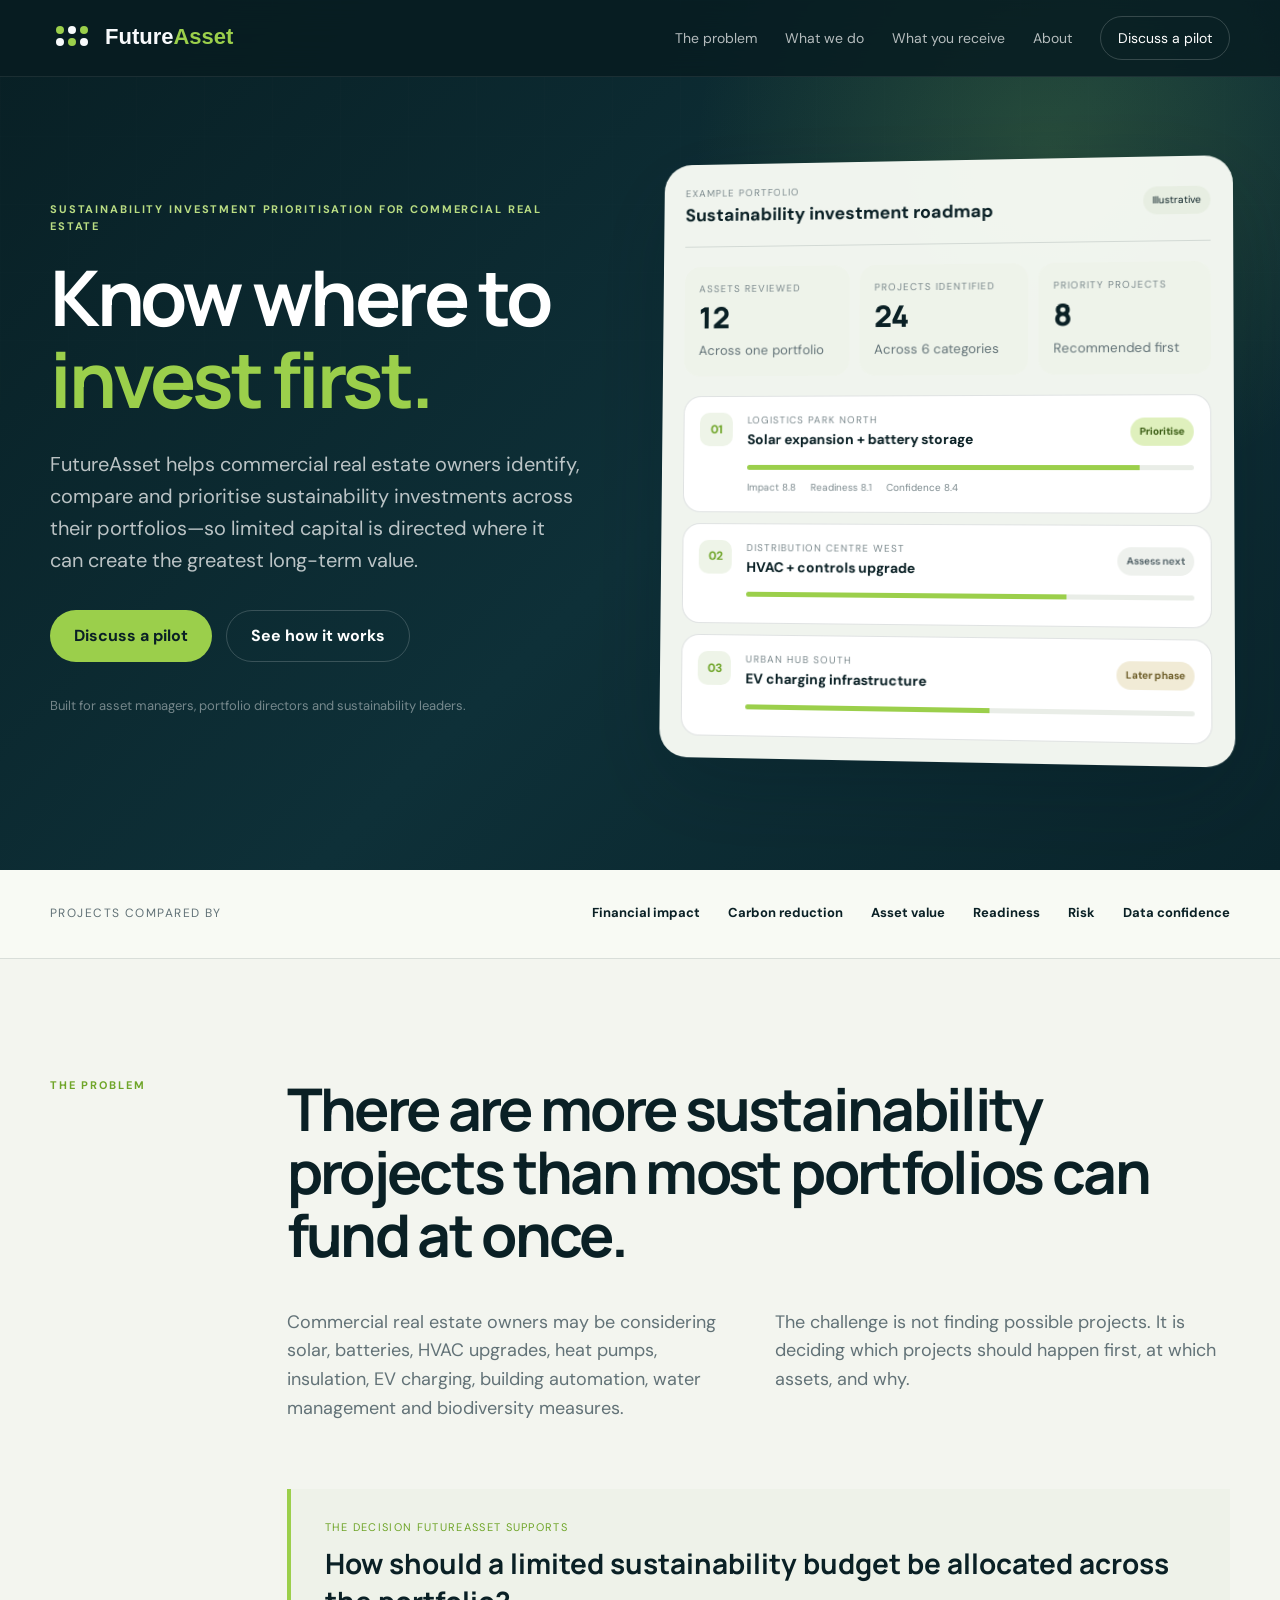
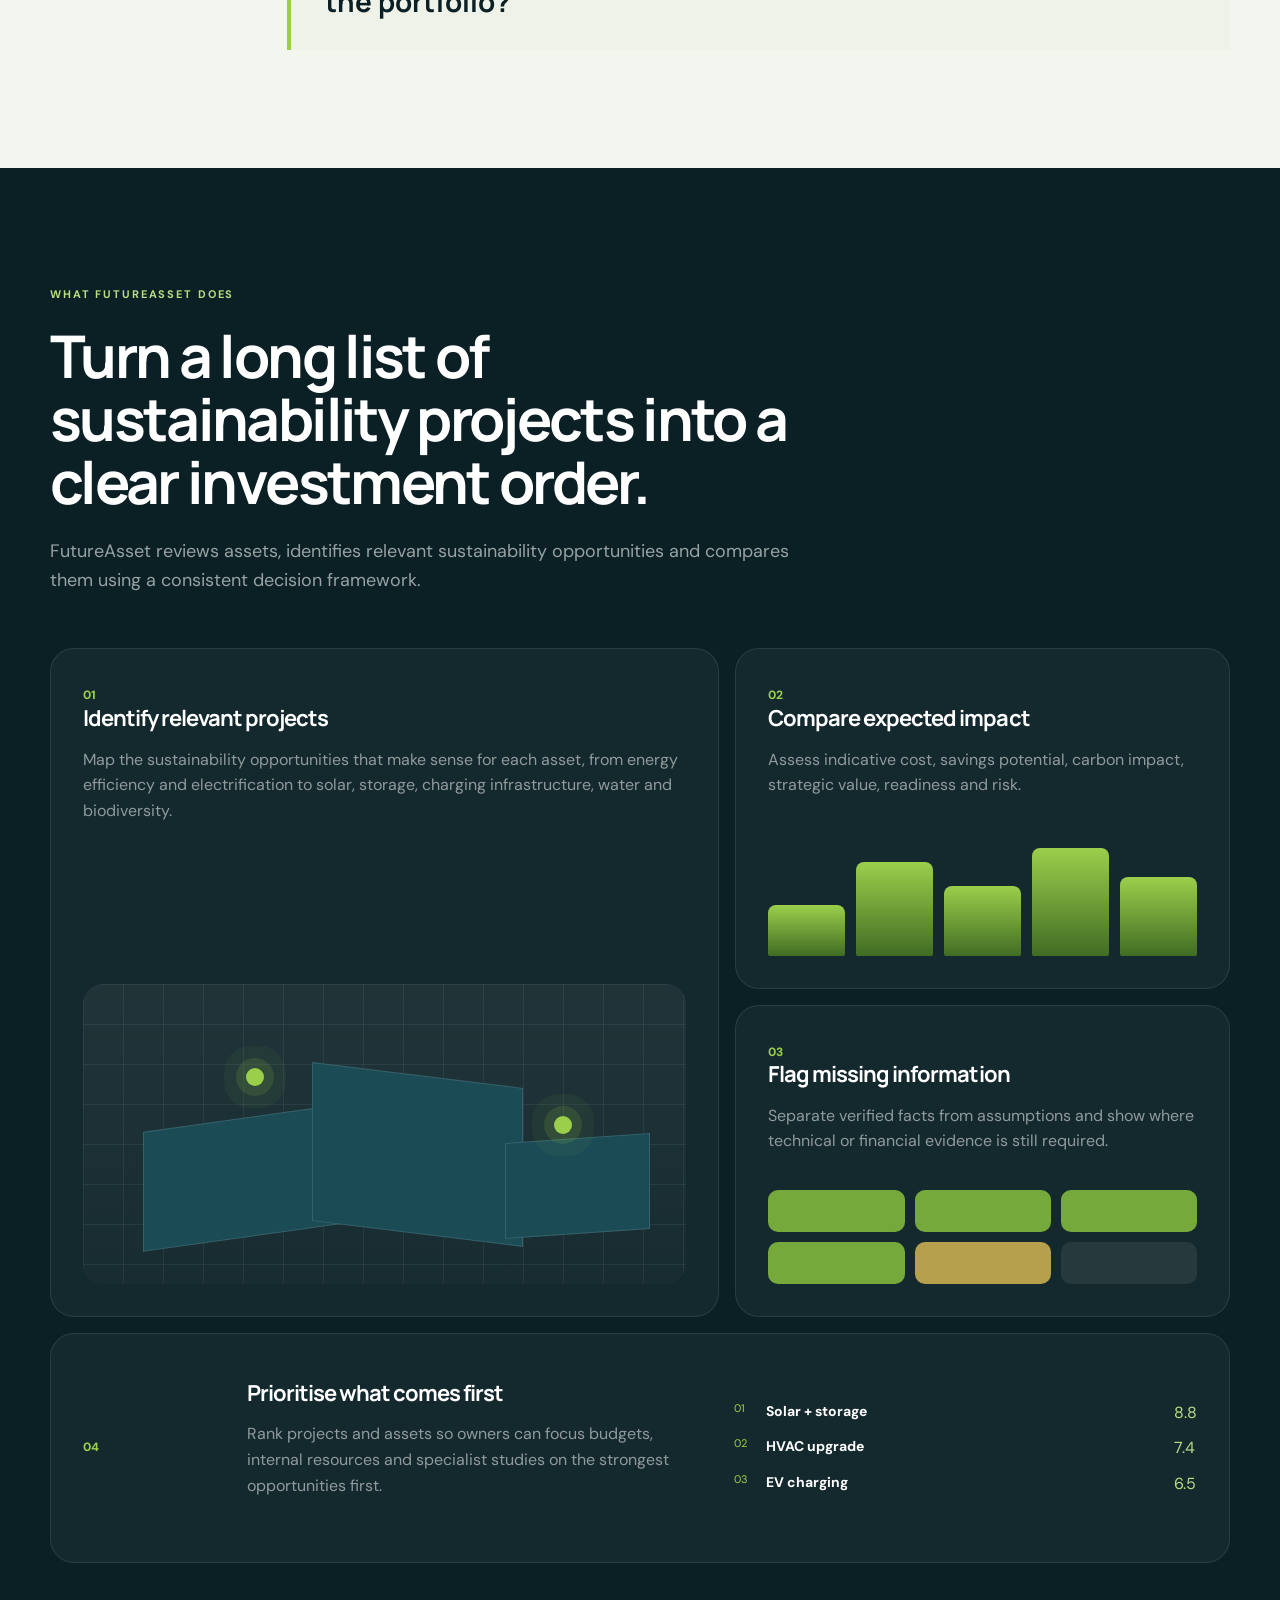
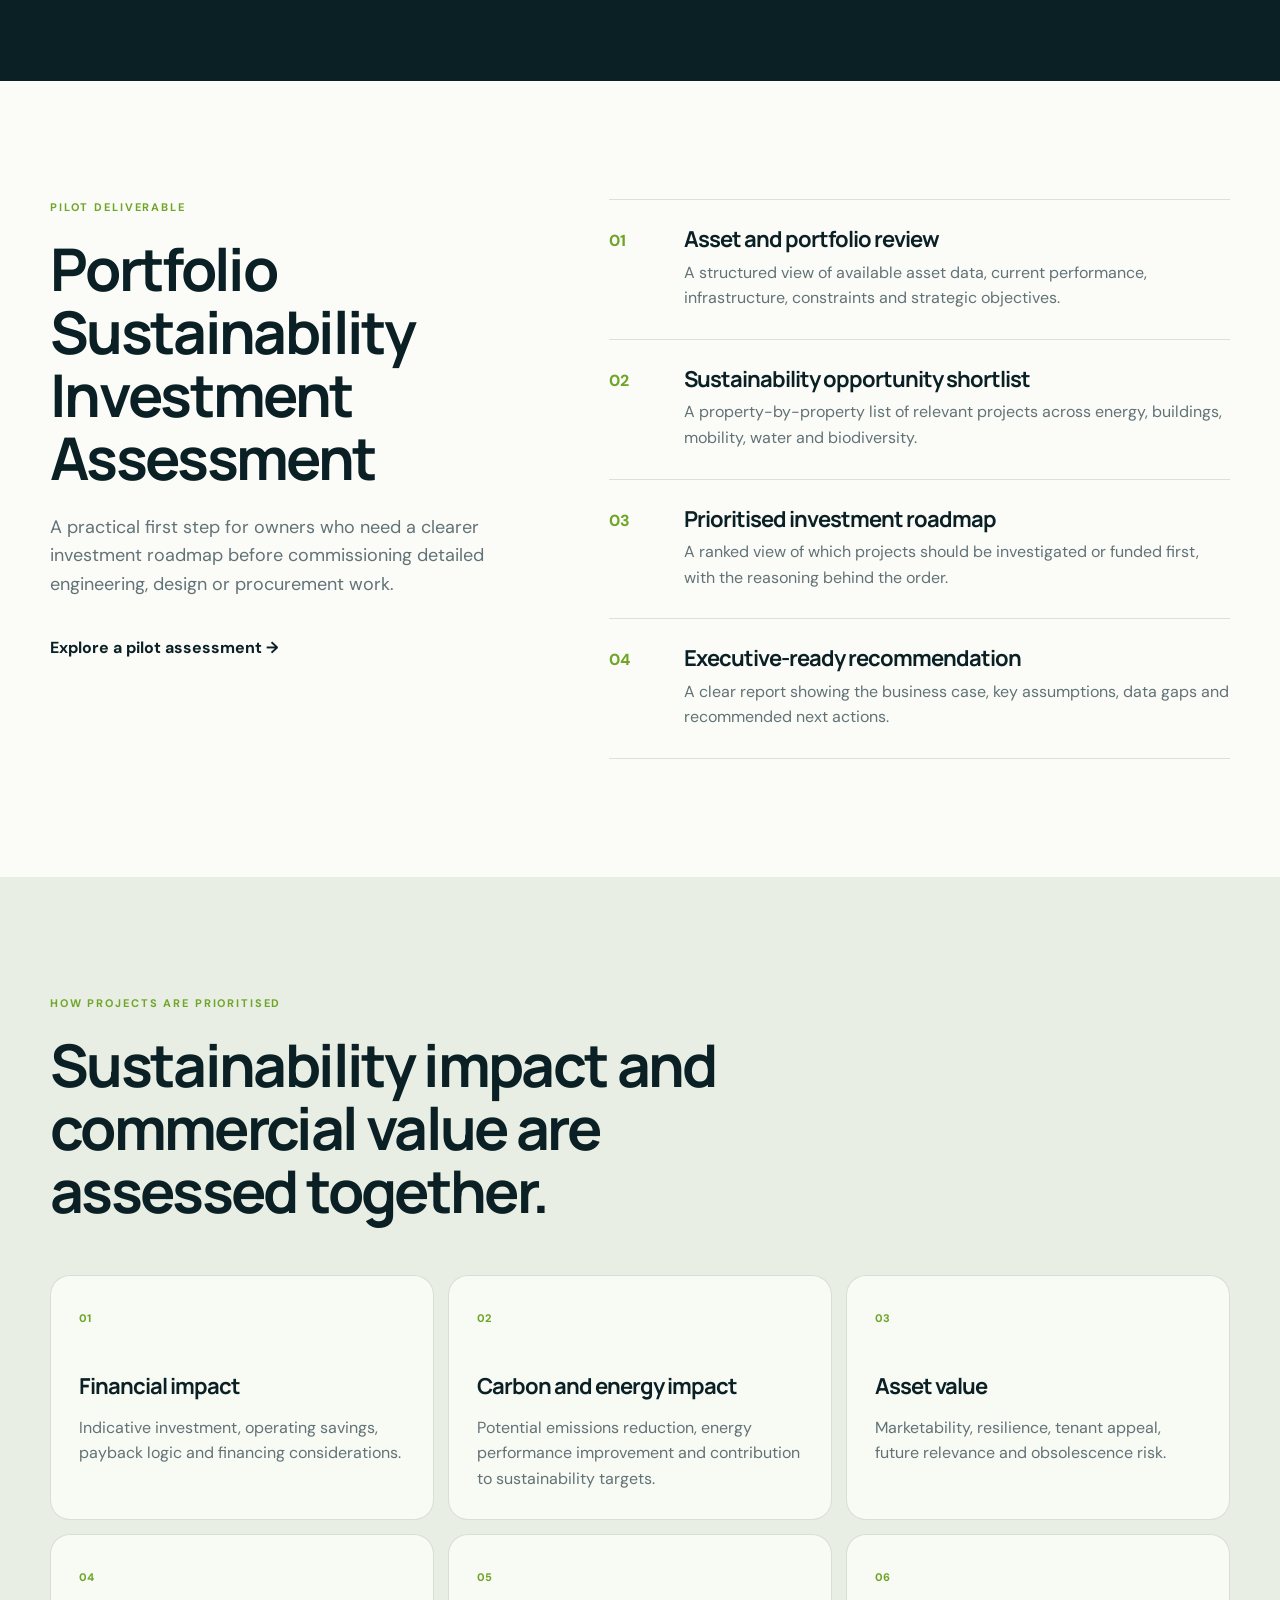
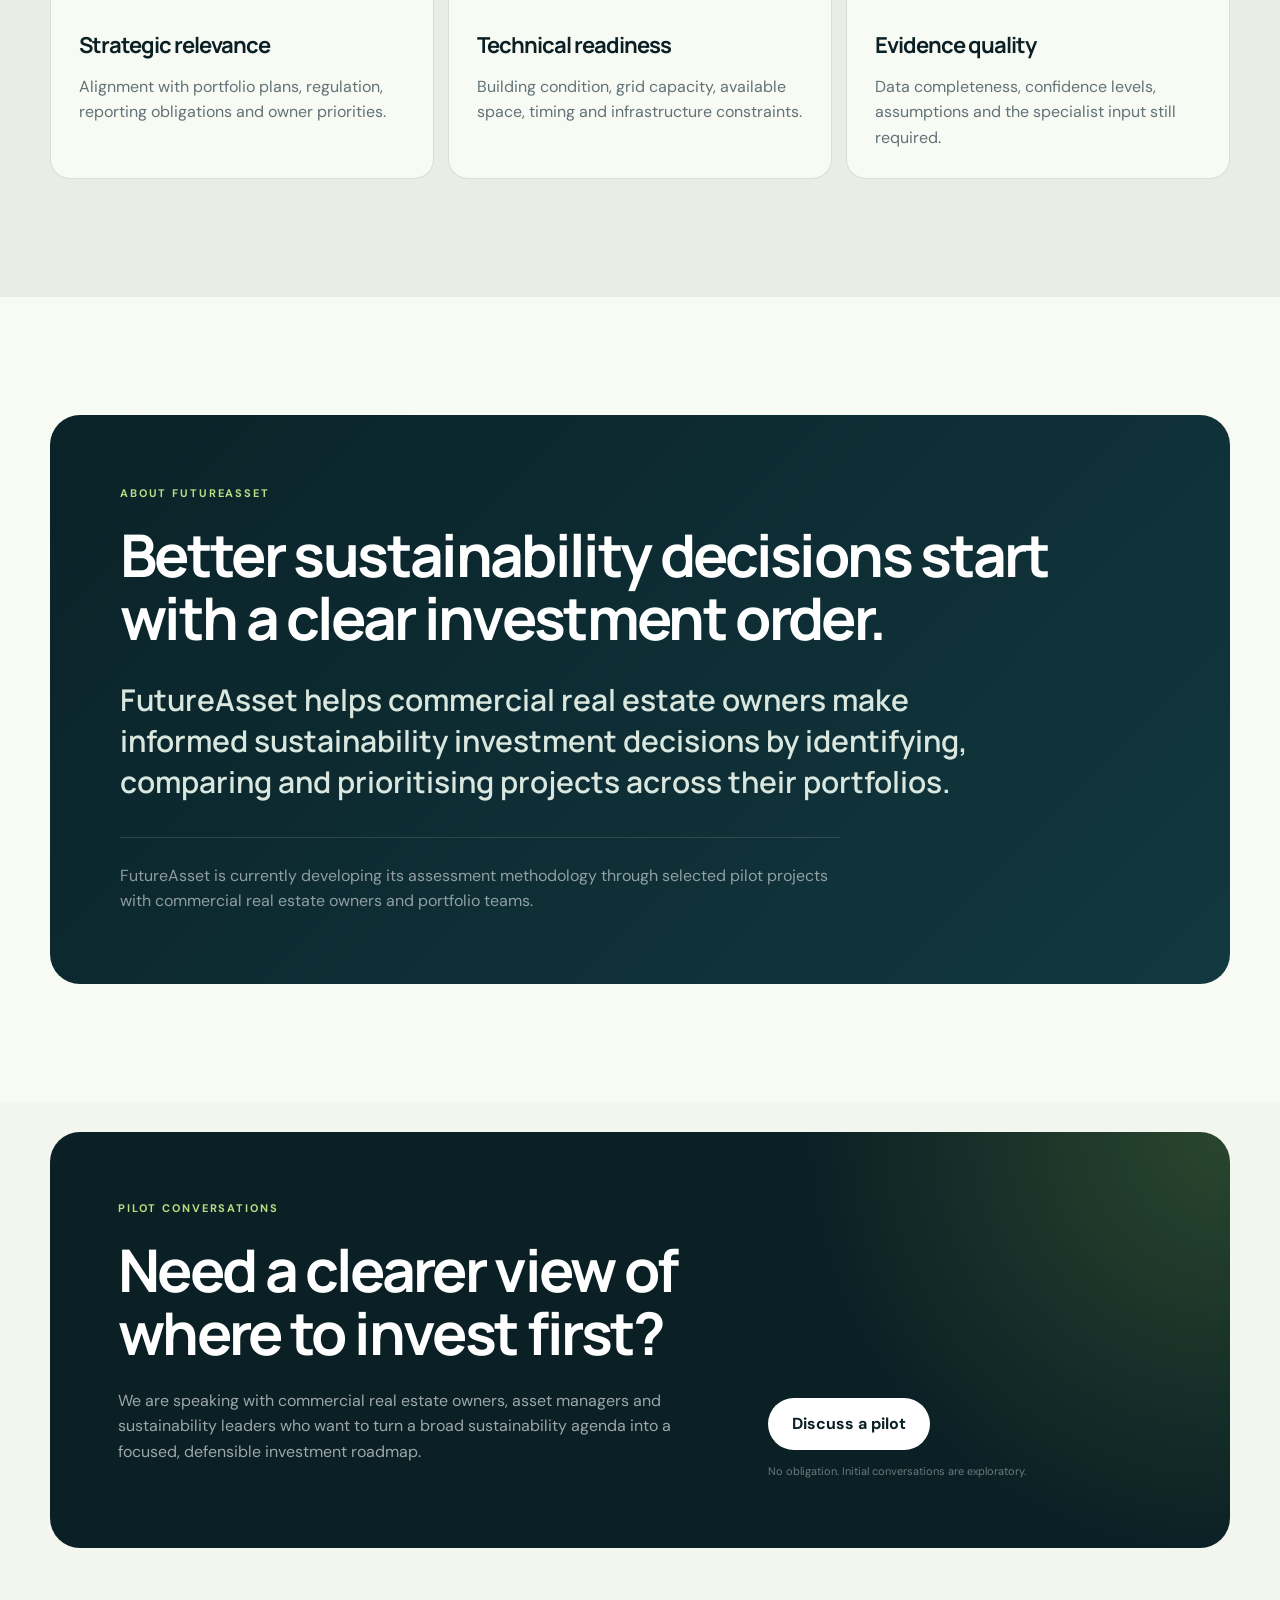
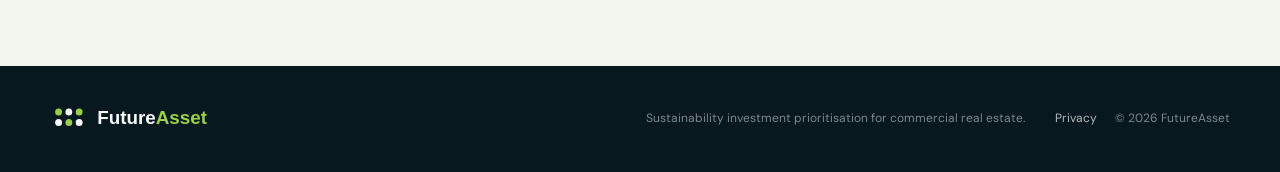
<file: index.html>
<!doctype html>
<html lang="en">
<head>
  <meta charset="utf-8">
  <meta name="viewport" content="width=device-width,initial-scale=1">
  <meta name="description" content="FutureAsset helps commercial real estate owners identify, compare and prioritise sustainability investments across their property portfolios.">
  <title>FutureAsset — Know where to invest first.</title>
  <link rel="icon" href="favicon.svg" type="image/svg+xml">
  <link rel="preconnect" href="https://fonts.googleapis.com">
  <link rel="preconnect" href="https://fonts.gstatic.com" crossorigin>
  <link href="https://fonts.googleapis.com/css2?family=DM+Sans:wght@400;500;600;700&family=Manrope:wght@600;700;800&display=swap" rel="stylesheet">
  <link rel="stylesheet" href="styles.css">
</head>
<body>
<header class="site-header">
  <div class="container nav">
    <a href="#top" class="brand"><img src="/logo-dark.svg" alt="FutureAsset"></a>
    <nav class="desktop-nav">
      <a href="#why">The problem</a>
      <a href="#platform">What we do</a>
      <a href="#assessment">What you receive</a>
      <a href="#about">About</a>
      <a class="nav-cta" href="#contact">Discuss a pilot</a>
    </nav>
    <button class="menu-toggle" aria-expanded="false" aria-label="Open menu">Menu</button>
  </div>
  <nav class="mobile-nav">
    <a href="#why">The problem</a>
    <a href="#platform">What we do</a>
    <a href="#assessment">What you receive</a>
    <a href="#about">About</a>
    <a href="#contact">Discuss a pilot</a>
  </nav>
</header>

<main id="top">
<section class="hero">
  <div class="hero-grid"></div>
  <div class="container hero-layout">
    <div class="hero-copy">
      <div class="eyebrow">Sustainability investment prioritisation for commercial real estate</div>
      <h1>Know where to<br><span>invest first.</span></h1>
      <p>FutureAsset helps commercial real estate owners identify, compare and prioritise sustainability investments across their portfolios—so limited capital is directed where it can create the greatest long-term value.</p>
      <div class="actions">
        <a class="button primary" href="#contact">Discuss a pilot</a>
        <a class="button secondary" href="#platform">See how it works</a>
      </div>
      <div class="audience">Built for asset managers, portfolio directors and sustainability leaders.</div>
    </div>

    <div class="dashboard-shell" aria-label="Example sustainability investment roadmap">
      <div class="dash-top">
        <div><span>Example portfolio</span><strong>Sustainability investment roadmap</strong></div>
        <em>Illustrative</em>
      </div>
      <div class="dash-kpis">
        <article><span>Assets reviewed</span><strong>12</strong><small>Across one portfolio</small></article>
        <article><span>Projects identified</span><strong>24</strong><small>Across 6 categories</small></article>
        <article><span>Priority projects</span><strong>8</strong><small>Recommended first</small></article>
      </div>
      <div class="priority-list">
        <article><div class="rank">01</div><div class="item-main"><div class="item-head"><div><span>Logistics Park North</span><strong>Solar expansion + battery storage</strong></div><b>Prioritise</b></div><div class="bar"><span style="width:88%"></span></div><div class="meta"><span>Impact 8.8</span><span>Readiness 8.1</span><span>Confidence 8.4</span></div></div></article>
        <article><div class="rank">02</div><div class="item-main"><div class="item-head"><div><span>Distribution Centre West</span><strong>HVAC + controls upgrade</strong></div><b class="review">Assess next</b></div><div class="bar"><span style="width:72%"></span></div></div></article>
        <article><div class="rank">03</div><div class="item-main"><div class="item-head"><div><span>Urban Hub South</span><strong>EV charging infrastructure</strong></div><b class="monitor">Later phase</b></div><div class="bar"><span style="width:55%"></span></div></div></article>
      </div>
    </div>
  </div>
</section>

<section class="signal-strip">
  <div class="container signal-inner">
    <span>Projects compared by</span>
    <div><strong>Financial impact</strong><strong>Carbon reduction</strong><strong>Asset value</strong><strong>Readiness</strong><strong>Risk</strong><strong>Data confidence</strong></div>
  </div>
</section>

<section class="section" id="why">
  <div class="container split">
    <div class="section-label">The problem</div>
    <div>
      <h2>There are more sustainability projects than most portfolios can fund at once.</h2>
      <div class="copy-grid">
        <p>Commercial real estate owners may be considering solar, batteries, HVAC upgrades, heat pumps, insulation, EV charging, building automation, water management and biodiversity measures.</p>
        <p>The challenge is not finding possible projects. It is deciding which projects should happen first, at which assets, and why.</p>
      </div>
      <div class="statement"><span>The decision FutureAsset supports</span><strong>How should a limited sustainability budget be allocated across the portfolio?</strong></div>
    </div>
  </div>
</section>

<section class="section dark-section" id="platform">
  <div class="container">
    <div class="section-heading">
      <div class="section-label light-label">What FutureAsset does</div>
      <h2>Turn a long list of sustainability projects into a clear investment order.</h2>
      <p>FutureAsset reviews assets, identifies relevant sustainability opportunities and compares them using a consistent decision framework.</p>
    </div>
    <div class="feature-grid">
      <article class="feature large"><span>01</span><h3>Identify relevant projects</h3><p>Map the sustainability opportunities that make sense for each asset, from energy efficiency and electrification to solar, storage, charging infrastructure, water and biodiversity.</p><div class="map-visual"><i class="b1"></i><i class="b2"></i><i class="b3"></i><i class="pulse p1"></i><i class="pulse p2"></i></div></article>
      <article class="feature"><span>02</span><h3>Compare expected impact</h3><p>Assess indicative cost, savings potential, carbon impact, strategic value, readiness and risk.</p><div class="bars"><i style="height:42%"></i><i style="height:78%"></i><i style="height:58%"></i><i style="height:90%"></i><i style="height:66%"></i></div></article>
      <article class="feature"><span>03</span><h3>Flag missing information</h3><p>Separate verified facts from assumptions and show where technical or financial evidence is still required.</p><div class="confidence"><i></i><i></i><i></i><i></i><i class="warn"></i><i class="empty"></i></div></article>
      <article class="feature wide"><span>04</span><div><h3>Prioritise what comes first</h3><p>Rank projects and assets so owners can focus budgets, internal resources and specialist studies on the strongest opportunities first.</p></div><div class="ranking"><span>01</span><b>Solar + storage</b><em>8.8</em><span>02</span><b>HVAC upgrade</b><em>7.4</em><span>03</span><b>EV charging</b><em>6.5</em></div></article>
    </div>
  </div>
</section>

<section class="section assessment" id="assessment">
  <div class="container assessment-layout">
    <div>
      <div class="section-label">Pilot deliverable</div>
      <h2>Portfolio Sustainability Investment Assessment</h2>
      <p class="lead">A practical first step for owners who need a clearer investment roadmap before commissioning detailed engineering, design or procurement work.</p>
      <a class="text-link" href="#contact">Explore a pilot assessment →</a>
    </div>
    <div class="assessment-list">
      <article><span>01</span><div><h3>Asset and portfolio review</h3><p>A structured view of available asset data, current performance, infrastructure, constraints and strategic objectives.</p></div></article>
      <article><span>02</span><div><h3>Sustainability opportunity shortlist</h3><p>A property-by-property list of relevant projects across energy, buildings, mobility, water and biodiversity.</p></div></article>
      <article><span>03</span><div><h3>Prioritised investment roadmap</h3><p>A ranked view of which projects should be investigated or funded first, with the reasoning behind the order.</p></div></article>
      <article><span>04</span><div><h3>Executive-ready recommendation</h3><p>A clear report showing the business case, key assumptions, data gaps and recommended next actions.</p></div></article>
    </div>
  </div>
</section>

<section class="section factors">
  <div class="container">
    <div class="section-heading dark-heading">
      <div class="section-label">How projects are prioritised</div>
      <h2>Sustainability impact and commercial value are assessed together.</h2>
    </div>
    <div class="factor-grid">
      <article><span>01</span><h3>Financial impact</h3><p>Indicative investment, operating savings, payback logic and financing considerations.</p></article>
      <article><span>02</span><h3>Carbon and energy impact</h3><p>Potential emissions reduction, energy performance improvement and contribution to sustainability targets.</p></article>
      <article><span>03</span><h3>Asset value</h3><p>Marketability, resilience, tenant appeal, future relevance and obsolescence risk.</p></article>
      <article><span>04</span><h3>Strategic relevance</h3><p>Alignment with portfolio plans, regulation, reporting obligations and owner priorities.</p></article>
      <article><span>05</span><h3>Technical readiness</h3><p>Building condition, grid capacity, available space, timing and infrastructure constraints.</p></article>
      <article><span>06</span><h3>Evidence quality</h3><p>Data completeness, confidence levels, assumptions and the specialist input still required.</p></article>
    </div>
  </div>
</section>

<section class="section about" id="about">
  <div class="container about-card">
    <div class="section-label light-label">About FutureAsset</div>
    <h2>Better sustainability decisions start with a clear investment order.</h2>
    <p>FutureAsset helps commercial real estate owners make informed sustainability investment decisions by identifying, comparing and prioritising projects across their portfolios.</p>
    <div class="about-note">FutureAsset is currently developing its assessment methodology through selected pilot projects with commercial real estate owners and portfolio teams.</div>
  </div>
</section>

<section class="section contact" id="contact">
  <div class="container contact-card">
    <div>
      <div class="section-label light-label">Pilot conversations</div>
      <h2>Need a clearer view of where to invest first?</h2>
      <p>We are speaking with commercial real estate owners, asset managers and sustainability leaders who want to turn a broad sustainability agenda into a focused, defensible investment roadmap.</p>
    </div>
    <div class="contact-actions">
      <button class="button light-button js-open-pilot" type="button">Discuss a pilot</button>
      <span>No obligation. Initial conversations are exploratory.</span>
    </div>
  </div>
</section>

<dialog class="pilot-dialog" id="pilot-dialog">
  <div class="pilot-modal">
    <button class="modal-close" type="button" aria-label="Close contact form">×</button>
    <div class="modal-intro">
      <div class="section-label">Pilot conversation</div>
      <h2>Tell us about your portfolio or asset.</h2>
      <p>Share a few details below. FutureAsset will respond directly to discuss whether a pilot sustainability investment assessment could be useful.</p>
    </div>

    <form class="pilot-form" action="https://formsubmit.co/rachel.hintzen@futureasset.nl" method="POST">
      <input type="hidden" name="_subject" value="New FutureAsset pilot enquiry">
      <input type="hidden" name="_template" value="table">
      <input type="hidden" name="_captcha" value="false">
      <input type="text" name="_honey" class="form-honeypot" tabindex="-1" autocomplete="off">

      <div class="form-grid">
        <div class="form-field">
          <label for="pilot-name">Name *</label>
          <input id="pilot-name" name="Name" type="text" autocomplete="name" required>
        </div>
        <div class="form-field">
          <label for="pilot-company">Company *</label>
          <input id="pilot-company" name="Company" type="text" autocomplete="organization" required>
        </div>
        <div class="form-field">
          <label for="pilot-title">Job title</label>
          <input id="pilot-title" name="Job title" type="text" autocomplete="organization-title">
        </div>
        <div class="form-field">
          <label for="pilot-email">Business email *</label>
          <input id="pilot-email" name="Email" type="email" autocomplete="email" required>
        </div>
      </div>

      <div class="form-field">
        <label for="pilot-portfolio">Portfolio or asset type</label>
        <select id="pilot-portfolio" name="Portfolio or asset type">
          <option value="">Select an option</option>
          <option>Logistics and industrial</option>
          <option>Office</option>
          <option>Retail</option>
          <option>Residential</option>
          <option>Mixed portfolio</option>
          <option>Other</option>
        </select>
      </div>

      <div class="form-field">
        <label for="pilot-message">What would you like to assess? *</label>
        <textarea id="pilot-message" name="Message" rows="5" placeholder="For example: how to prioritise solar, batteries, HVAC upgrades, EV charging, insulation or other sustainability projects across the portfolio." required></textarea>
      </div>

      <label class="privacy-check">
        <input type="checkbox" name="Privacy consent" value="Accepted" required>
        <span>I agree that FutureAsset may use this information to respond to my enquiry. Please see the <a href="/privacy.html" target="_blank" rel="noopener">privacy statement</a>. *</span>
      </label>

      <button class="button primary form-submit" type="submit">Submit pilot enquiry</button>
      <p class="form-note">Your information will only be used to respond to this enquiry.</p>
    </form>
  </div>
</dialog>
</main>

<footer>
  <div class="container footer">
    <img src="logo-dark.svg" alt="FutureAsset">
    <p>Sustainability investment prioritisation for commercial real estate.</p>
    <div class="footer-legal">
      <a href="/privacy.html">Privacy</a>
      <p>© <span id="year"></span> FutureAsset</p>
    </div>
  </div>
</footer>
<script src="script.js"></script>
</body>
</html>
</file>
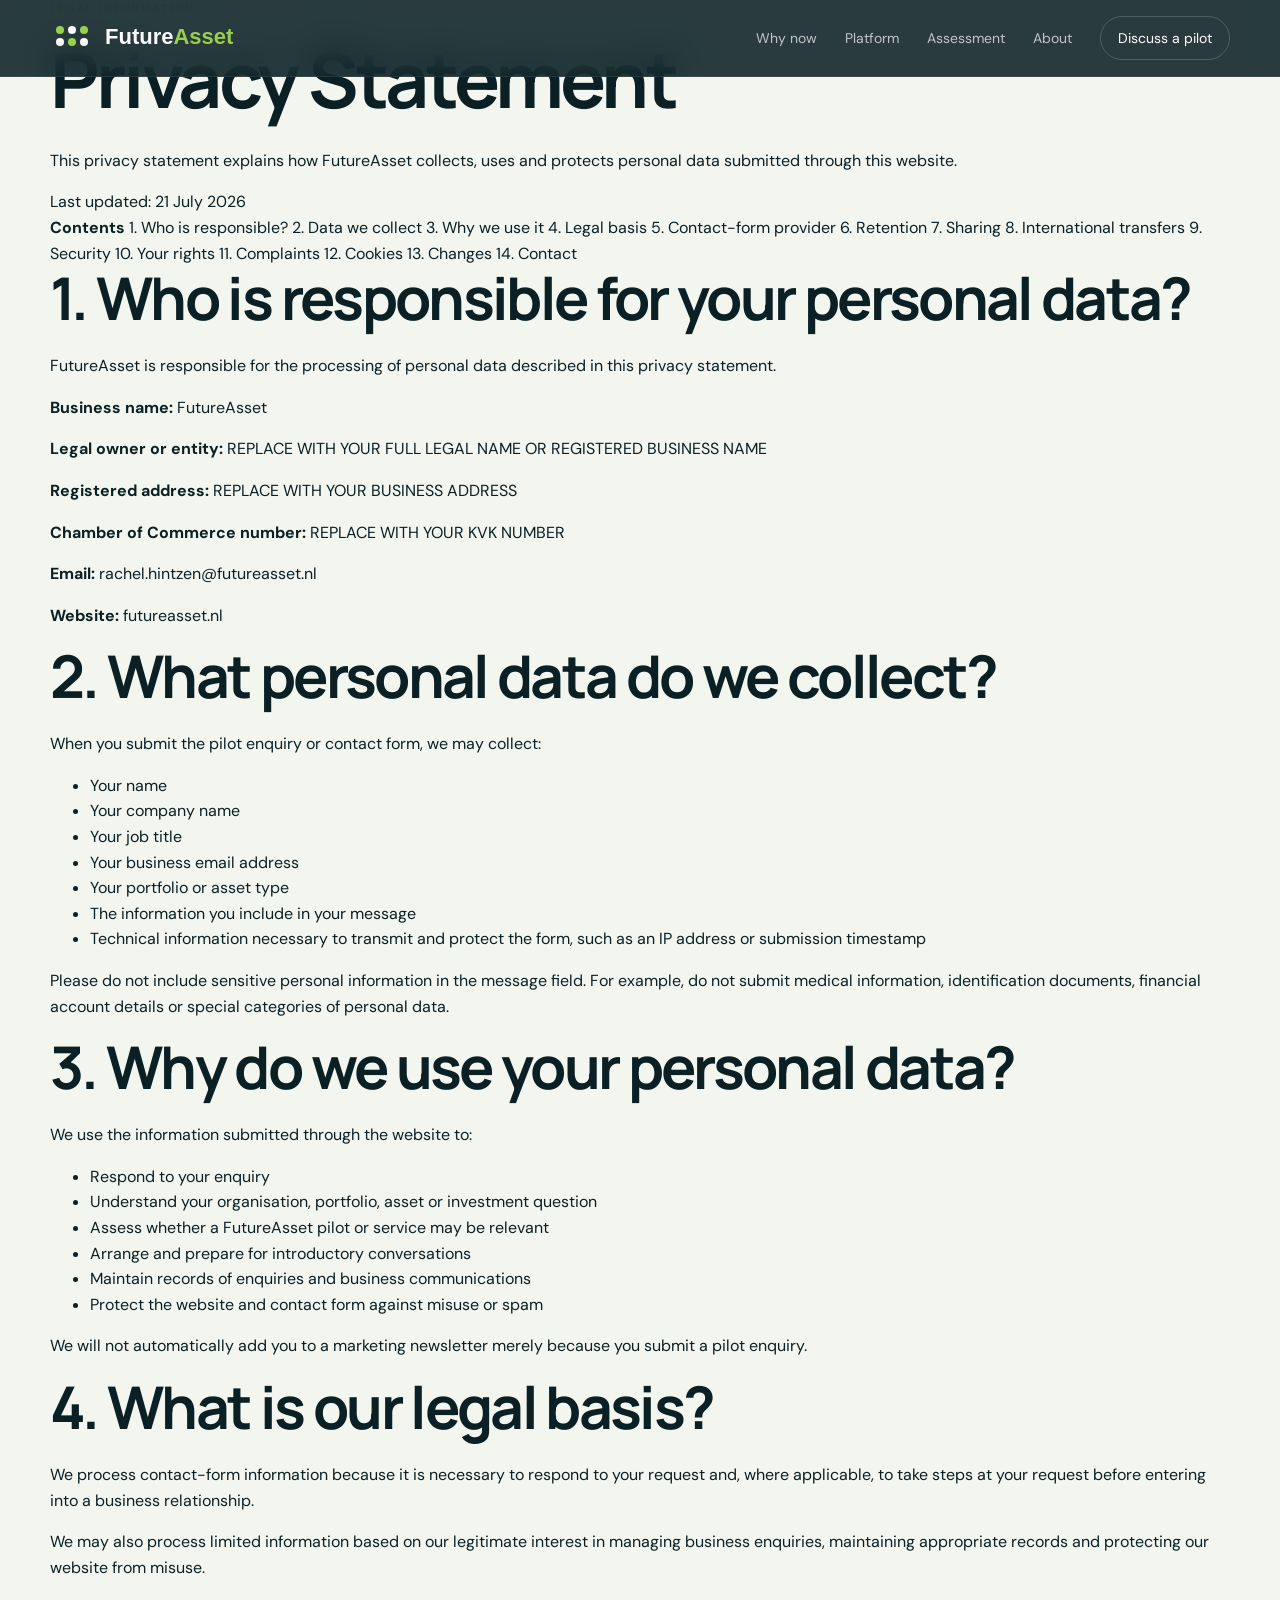
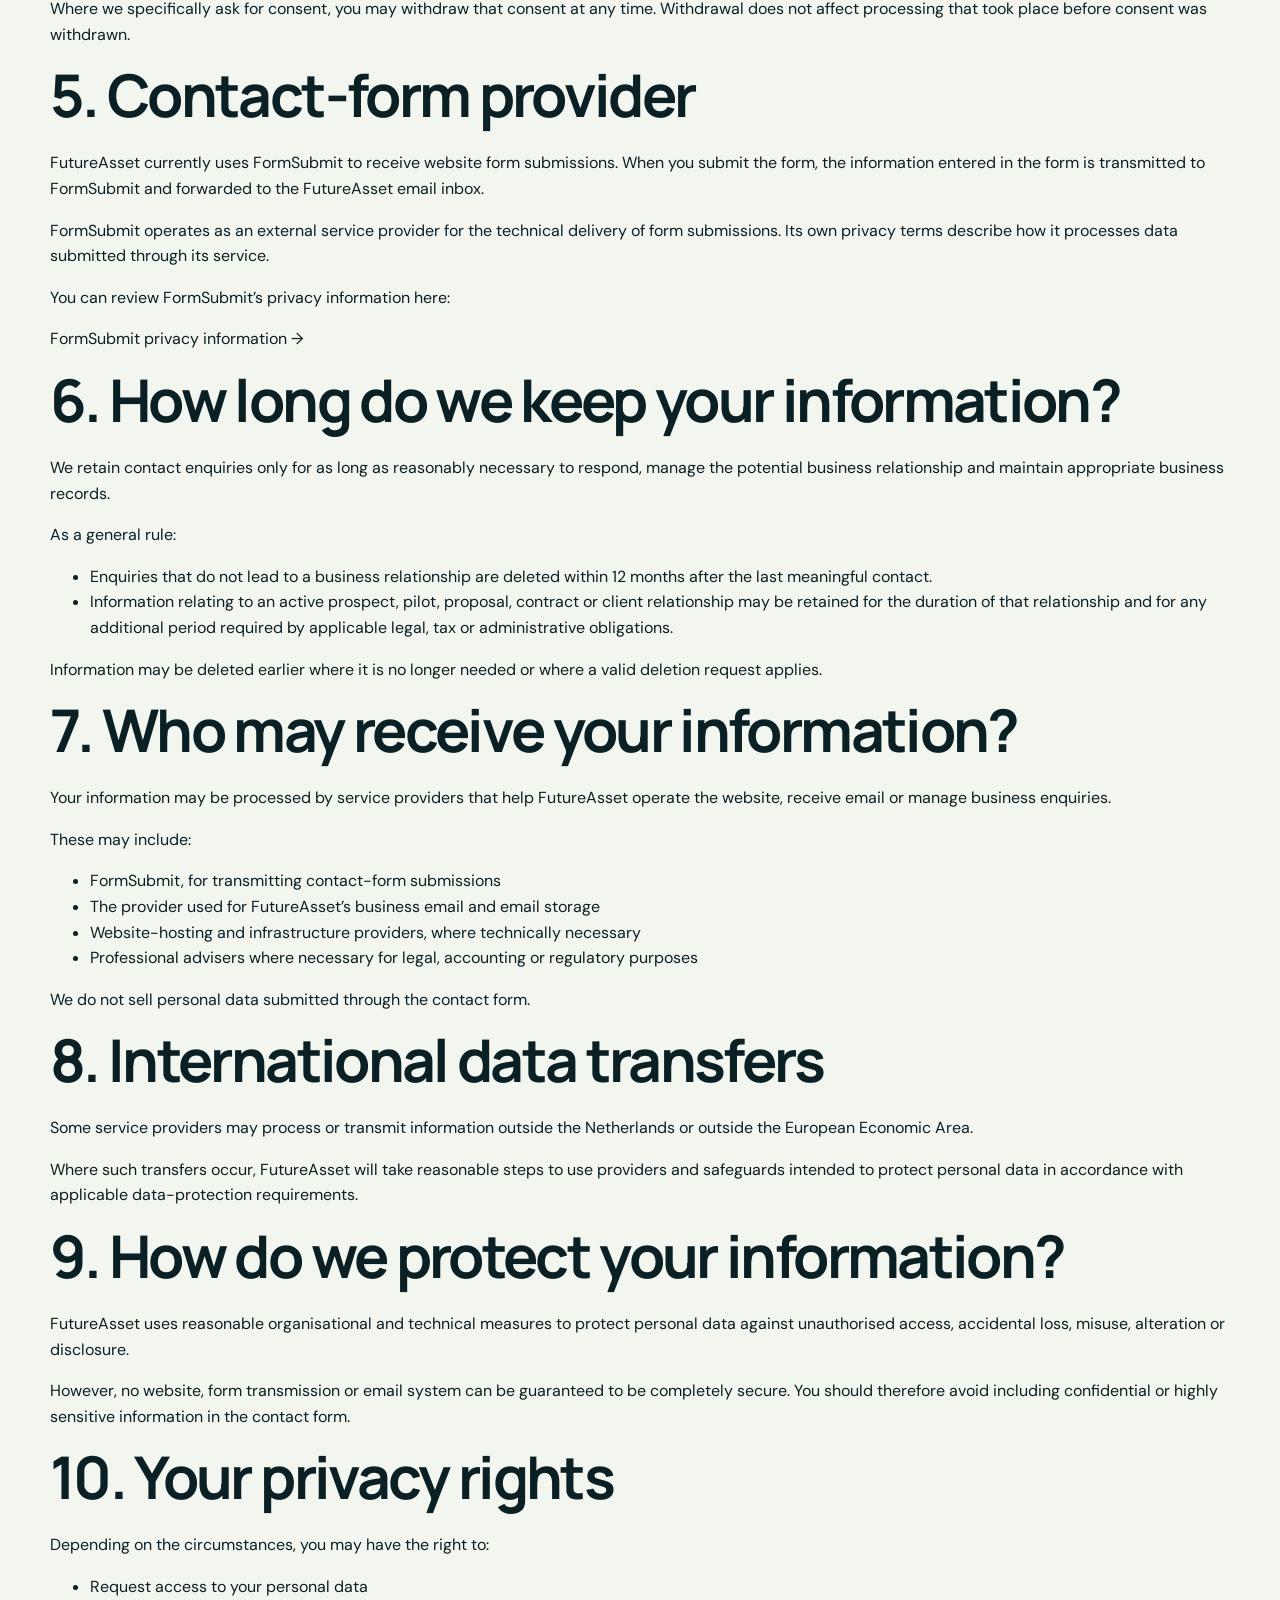
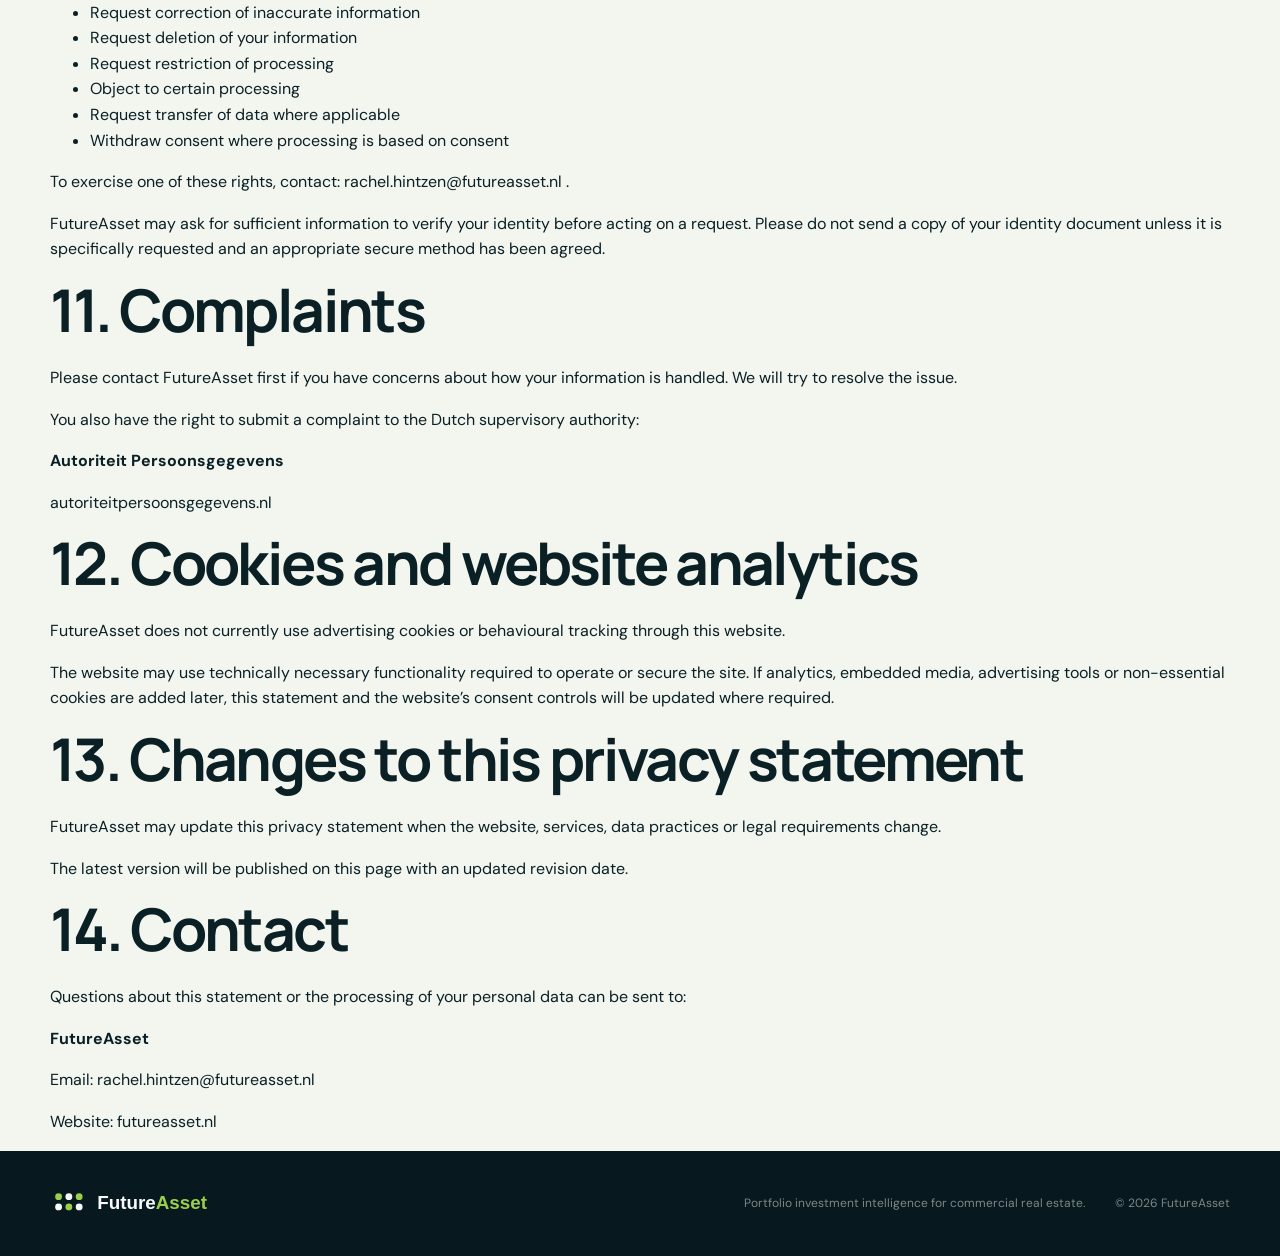
<file: privacy.html>
<!doctype html>
<html lang="en">
<head>
  <meta charset="utf-8">

  <meta
    name="viewport"
    content="width=device-width, initial-scale=1"
  >

  <meta
    name="description"
    content="Privacy statement explaining how FutureAsset processes personal data submitted through its website."
  >

  <title>Privacy Statement — FutureAsset</title>

  <link
    rel="icon"
    href="favicon.svg"
    type="image/svg+xml"
  >

  <link
    rel="preconnect"
    href="https://fonts.googleapis.com"
  >

  <link
    rel="preconnect"
    href="https://fonts.gstatic.com"
    crossorigin
  >

  <link
    href="https://fonts.googleapis.com/css2?family=DM+Sans:wght@400;500;600;700&family=Manrope:wght@600;700;800&display=swap"
    rel="stylesheet"
  >

  <link rel="stylesheet" href="styles.css">
</head>

<body class="legal-page">

<header class="site-header">
  <div class="container nav">
    <a href="/" class="brand">
      <img src="logo-dark.svg" alt="FutureAsset">
    </a>

    <nav class="desktop-nav">
      <a href="/#why">Why now</a>
      <a href="/#platform">Platform</a>
      <a href="/#assessment">Assessment</a>
      <a href="/#about">About</a>
      <a class="nav-cta" href="/#contact">Discuss a pilot</a>
    </nav>

    <button
      class="menu-toggle"
      aria-expanded="false"
      aria-label="Open menu"
    >
      Menu
    </button>
  </div>

  <nav class="mobile-nav">
    <a href="/#why">Why now</a>
    <a href="/#platform">Platform</a>
    <a href="/#assessment">Assessment</a>
    <a href="/#about">About</a>
    <a href="/#contact">Discuss a pilot</a>
  </nav>
</header>

<main>

  <section class="legal-hero">
    <div class="container legal-hero-inner">
      <div class="eyebrow">Legal information</div>

      <h1>Privacy Statement</h1>

      <p>
        This privacy statement explains how FutureAsset collects, uses and
        protects personal data submitted through this website.
      </p>

      <span>Last updated: 21 July 2026</span>
    </div>
  </section>

  <section class="legal-content">
    <div class="container legal-layout">

      <aside class="legal-navigation">
        <strong>Contents</strong>

        <a href="#controller">1. Who is responsible?</a>
        <a href="#data">2. Data we collect</a>
        <a href="#purpose">3. Why we use it</a>
        <a href="#legal-basis">4. Legal basis</a>
        <a href="#formsubmit">5. Contact-form provider</a>
        <a href="#retention">6. Retention</a>
        <a href="#sharing">7. Sharing</a>
        <a href="#international">8. International transfers</a>
        <a href="#security">9. Security</a>
        <a href="#rights">10. Your rights</a>
        <a href="#complaints">11. Complaints</a>
        <a href="#cookies">12. Cookies</a>
        <a href="#changes">13. Changes</a>
        <a href="#contact-details">14. Contact</a>
      </aside>

      <article class="legal-article">

        <section id="controller">
          <h2>1. Who is responsible for your personal data?</h2>

          <p>
            FutureAsset is responsible for the processing of personal data
            described in this privacy statement.
          </p>

          <div class="legal-details">
            <p><strong>Business name:</strong> FutureAsset</p>

            <p>
              <strong>Legal owner or entity:</strong>
              REPLACE WITH YOUR FULL LEGAL NAME OR REGISTERED BUSINESS NAME
            </p>

            <p>
              <strong>Registered address:</strong>
              REPLACE WITH YOUR BUSINESS ADDRESS
            </p>

            <p>
              <strong>Chamber of Commerce number:</strong>
              REPLACE WITH YOUR KVK NUMBER
            </p>

            <p>
              <strong>Email:</strong>
              <a href="mailto:rachel.hintzen@futureasset.nl">
                rachel.hintzen@futureasset.nl
              </a>
            </p>

            <p>
              <strong>Website:</strong>
              <a href="https://futureasset.nl">
                futureasset.nl
              </a>
            </p>
          </div>
        </section>

        <section id="data">
          <h2>2. What personal data do we collect?</h2>

          <p>
            When you submit the pilot enquiry or contact form, we may collect:
          </p>

          <ul>
            <li>Your name</li>
            <li>Your company name</li>
            <li>Your job title</li>
            <li>Your business email address</li>
            <li>Your portfolio or asset type</li>
            <li>The information you include in your message</li>
            <li>
              Technical information necessary to transmit and protect the
              form, such as an IP address or submission timestamp
            </li>
          </ul>

          <p>
            Please do not include sensitive personal information in the
            message field. For example, do not submit medical information,
            identification documents, financial account details or special
            categories of personal data.
          </p>
        </section>

        <section id="purpose">
          <h2>3. Why do we use your personal data?</h2>

          <p>We use the information submitted through the website to:</p>

          <ul>
            <li>Respond to your enquiry</li>
            <li>
              Understand your organisation, portfolio, asset or investment
              question
            </li>
            <li>
              Assess whether a FutureAsset pilot or service may be relevant
            </li>
            <li>
              Arrange and prepare for introductory conversations
            </li>
            <li>
              Maintain records of enquiries and business communications
            </li>
            <li>
              Protect the website and contact form against misuse or spam
            </li>
          </ul>

          <p>
            We will not automatically add you to a marketing newsletter merely
            because you submit a pilot enquiry.
          </p>
        </section>

        <section id="legal-basis">
          <h2>4. What is our legal basis?</h2>

          <p>
            We process contact-form information because it is necessary to
            respond to your request and, where applicable, to take steps at
            your request before entering into a business relationship.
          </p>

          <p>
            We may also process limited information based on our legitimate
            interest in managing business enquiries, maintaining appropriate
            records and protecting our website from misuse.
          </p>

          <p>
            Where we specifically ask for consent, you may withdraw that
            consent at any time. Withdrawal does not affect processing that
            took place before consent was withdrawn.
          </p>
        </section>

        <section id="formsubmit">
          <h2>5. Contact-form provider</h2>

          <p>
            FutureAsset currently uses FormSubmit to receive website form
            submissions. When you submit the form, the information entered in
            the form is transmitted to FormSubmit and forwarded to the
            FutureAsset email inbox.
          </p>

          <p>
            FormSubmit operates as an external service provider for the
            technical delivery of form submissions. Its own privacy terms
            describe how it processes data submitted through its service.
          </p>

          <p>
            You can review FormSubmit’s privacy information here:
          </p>

          <p>
            <a
              href="https://formsubmit.co/privacy.pdf"
              target="_blank"
              rel="noopener noreferrer"
              class="legal-external-link"
            >
              FormSubmit privacy information →
            </a>
          </p>
        </section>

        <section id="retention">
          <h2>6. How long do we keep your information?</h2>

          <p>
            We retain contact enquiries only for as long as reasonably
            necessary to respond, manage the potential business relationship
            and maintain appropriate business records.
          </p>

          <p>
            As a general rule:
          </p>

          <ul>
            <li>
              Enquiries that do not lead to a business relationship are deleted
              within 12 months after the last meaningful contact.
            </li>

            <li>
              Information relating to an active prospect, pilot, proposal,
              contract or client relationship may be retained for the duration
              of that relationship and for any additional period required by
              applicable legal, tax or administrative obligations.
            </li>
          </ul>

          <p>
            Information may be deleted earlier where it is no longer needed or
            where a valid deletion request applies.
          </p>
        </section>

        <section id="sharing">
          <h2>7. Who may receive your information?</h2>

          <p>
            Your information may be processed by service providers that help
            FutureAsset operate the website, receive email or manage business
            enquiries.
          </p>

          <p>These may include:</p>

          <ul>
            <li>FormSubmit, for transmitting contact-form submissions</li>
            <li>
              The provider used for FutureAsset’s business email and email
              storage
            </li>
            <li>
              Website-hosting and infrastructure providers, where technically
              necessary
            </li>
            <li>
              Professional advisers where necessary for legal, accounting or
              regulatory purposes
            </li>
          </ul>

          <p>
            We do not sell personal data submitted through the contact form.
          </p>
        </section>

        <section id="international">
          <h2>8. International data transfers</h2>

          <p>
            Some service providers may process or transmit information outside
            the Netherlands or outside the European Economic Area.
          </p>

          <p>
            Where such transfers occur, FutureAsset will take reasonable steps
            to use providers and safeguards intended to protect personal data
            in accordance with applicable data-protection requirements.
          </p>
        </section>

        <section id="security">
          <h2>9. How do we protect your information?</h2>

          <p>
            FutureAsset uses reasonable organisational and technical measures
            to protect personal data against unauthorised access, accidental
            loss, misuse, alteration or disclosure.
          </p>

          <p>
            However, no website, form transmission or email system can be
            guaranteed to be completely secure. You should therefore avoid
            including confidential or highly sensitive information in the
            contact form.
          </p>
        </section>

        <section id="rights">
          <h2>10. Your privacy rights</h2>

          <p>
            Depending on the circumstances, you may have the right to:
          </p>

          <ul>
            <li>Request access to your personal data</li>
            <li>Request correction of inaccurate information</li>
            <li>Request deletion of your information</li>
            <li>Request restriction of processing</li>
            <li>Object to certain processing</li>
            <li>Request transfer of data where applicable</li>
            <li>Withdraw consent where processing is based on consent</li>
          </ul>

          <p>
            To exercise one of these rights, contact:
            <a href="mailto:rachel.hintzen@futureasset.nl">
              rachel.hintzen@futureasset.nl
            </a>.
          </p>

          <p>
            FutureAsset may ask for sufficient information to verify your
            identity before acting on a request. Please do not send a copy of
            your identity document unless it is specifically requested and an
            appropriate secure method has been agreed.
          </p>
        </section>

        <section id="complaints">
          <h2>11. Complaints</h2>

          <p>
            Please contact FutureAsset first if you have concerns about how
            your information is handled. We will try to resolve the issue.
          </p>

          <p>
            You also have the right to submit a complaint to the Dutch
            supervisory authority:
          </p>

          <div class="legal-details">
            <p><strong>Autoriteit Persoonsgegevens</strong></p>

            <p>
              <a
                href="https://www.autoriteitpersoonsgegevens.nl"
                target="_blank"
                rel="noopener noreferrer"
              >
                autoriteitpersoonsgegevens.nl
              </a>
            </p>
          </div>
        </section>

        <section id="cookies">
          <h2>12. Cookies and website analytics</h2>

          <p>
            FutureAsset does not currently use advertising cookies or
            behavioural tracking through this website.
          </p>

          <p>
            The website may use technically necessary functionality required
            to operate or secure the site. If analytics, embedded media,
            advertising tools or non-essential cookies are added later, this
            statement and the website’s consent controls will be updated where
            required.
          </p>
        </section>

        <section id="changes">
          <h2>13. Changes to this privacy statement</h2>

          <p>
            FutureAsset may update this privacy statement when the website,
            services, data practices or legal requirements change.
          </p>

          <p>
            The latest version will be published on this page with an updated
            revision date.
          </p>
        </section>

        <section id="contact-details">
          <h2>14. Contact</h2>

          <p>
            Questions about this statement or the processing of your personal
            data can be sent to:
          </p>

          <div class="legal-details">
            <p><strong>FutureAsset</strong></p>

            <p>
              Email:
              <a href="mailto:rachel.hintzen@futureasset.nl">
                rachel.hintzen@futureasset.nl
              </a>
            </p>

            <p>
              Website:
              <a href="https://futureasset.nl">
                futureasset.nl
              </a>
            </p>
          </div>
        </section>

      </article>
    </div>
  </section>

</main>

<footer>
  <div class="container footer">
    <img src="logo-dark.svg" alt="FutureAsset">

    <p>
      Portfolio investment intelligence for commercial real estate.
    </p>

    <p>
      © <span id="year"></span> FutureAsset
    </p>
  </div>
</footer>

<script src="script.js"></script>

</body>
</html>
</file>
<file: styles.css>
:root{--ink:#0A2025;--ink2:#123139;--green:#9BCF4B;--green2:#6FA529;--paper:#FBFCF8;--bg:#F3F5EF;--muted:#627277;--line:rgba(10,32,37,.13);--white:#fff}
*{box-sizing:border-box}html{scroll-behavior:smooth}body{margin:0;font-family:"DM Sans",sans-serif;color:var(--ink);background:var(--bg);line-height:1.6}a{text-decoration:none;color:inherit}.container{width:min(1180px,calc(100% - 40px));margin:auto}
.site-header{position:fixed;z-index:100;top:0;width:100%;background:rgba(7,28,33,.86);backdrop-filter:blur(18px);border-bottom:1px solid rgba(255,255,255,.08)}.nav{min-height:76px;display:flex;align-items:center;justify-content:space-between}.brand img{width:210px;display:block}.desktop-nav{display:flex;align-items:center;gap:28px;color:rgba(255,255,255,.7);font-size:14px}.desktop-nav a:hover{color:#fff}.nav-cta{padding:10px 17px;border:1px solid rgba(255,255,255,.18);border-radius:999px;color:#fff!important}.menu-toggle{display:none;background:none;border:0;color:#fff;font:inherit}.mobile-nav{display:none;flex-direction:column;gap:14px;padding:0 20px 20px;color:#fff}.mobile-nav.open{display:flex}
.hero{position:relative;overflow:hidden;padding:158px 0 110px;color:#fff;background:radial-gradient(circle at 82% 18%,rgba(155,207,75,.18),transparent 28%),linear-gradient(135deg,#081F24 0%,#0E3038 55%,#09242B 100%)}.hero-grid{position:absolute;inset:0;opacity:.16;background-image:linear-gradient(rgba(255,255,255,.06) 1px,transparent 1px),linear-gradient(90deg,rgba(255,255,255,.06) 1px,transparent 1px);background-size:68px 68px;mask-image:linear-gradient(to bottom,black,transparent 82%)}.hero-layout{position:relative;display:grid;grid-template-columns:1fr 1.08fr;gap:74px;align-items:center}.eyebrow,.section-label{margin-bottom:20px;color:var(--green2);text-transform:uppercase;letter-spacing:.17em;font-size:11px;font-weight:700}.eyebrow,.light-label{color:#BADD83}h1,h2,h3{font-family:"Manrope",sans-serif;line-height:1.07;letter-spacing:-.045em;margin-top:0}h1{font-size:clamp(52px,6vw,80px);margin-bottom:28px}h1 span{color:var(--green)}h2{font-size:clamp(40px,4.6vw,60px);margin-bottom:24px}h3{font-size:22px;margin-bottom:12px}.hero-copy p{max-width:650px;color:rgba(255,255,255,.72);font-size:20px;margin-bottom:34px}.actions{display:flex;gap:14px;flex-wrap:wrap}.button{display:inline-flex;align-items:center;justify-content:center;min-height:52px;padding:0 24px;border-radius:999px;font-weight:700;transition:.2s}.button:hover{transform:translateY(-2px)}.primary{background:var(--green);color:var(--ink)}.secondary{border:1px solid rgba(255,255,255,.18);color:#fff}.audience{margin-top:34px;color:rgba(255,255,255,.43);font-size:13px}
.dashboard-shell{position:relative;padding:22px;border-radius:28px;background:rgba(247,250,244,.97);color:var(--ink);box-shadow:0 28px 90px rgba(5,25,30,.22);transform:perspective(1400px) rotateY(-5deg) rotateX(2deg)}.dash-top,.item-head,.priority-list article{display:flex;justify-content:space-between;align-items:center}.dash-top{padding-bottom:17px;border-bottom:1px solid var(--line)}.dash-top span,.dash-kpis span,.item-head span{display:block;color:#7a888c;text-transform:uppercase;letter-spacing:.1em;font-size:10px}.dash-top strong{display:block;font-size:18px}.dash-top em{font-style:normal;font-size:10px;padding:6px 9px;border-radius:999px;background:#e7eee2}.dash-kpis{display:grid;grid-template-columns:repeat(3,1fr);gap:10px;margin:20px 0}.dash-kpis article{padding:15px;border-radius:16px;background:#EEF3EA}.dash-kpis strong{display:block;font:800 30px "Manrope",sans-serif}.dash-kpis small{color:var(--muted)}.priority-list{display:grid;gap:11px}.priority-list article{align-items:flex-start;gap:15px;padding:16px;border:1px solid var(--line);border-radius:18px;background:#fff}.rank{display:grid;place-items:center;width:34px;height:34px;border-radius:10px;background:#eef4e8;color:var(--green2);font-weight:800;font-size:12px}.item-main{flex:1}.item-head strong{display:block;font-size:14px}.item-head b{font-size:10px;padding:6px 9px;border-radius:999px;background:#DFF0BD;color:#36580F}.item-head b.review{background:#EEF1ED;color:#59686D}.item-head b.monitor{background:#F1EBD6;color:#6A5A25}.bar{height:5px;margin:14px 0 10px;border-radius:999px;background:#E9EDE7;overflow:hidden}.bar span{display:block;height:100%;background:var(--green)}.meta{display:flex;gap:15px;color:#7B898D;font-size:10px}
.signal-strip{background:#F8FAF4;border-bottom:1px solid var(--line)}.signal-inner{min-height:88px;display:flex;align-items:center;justify-content:space-between;gap:30px}.signal-inner>span{color:var(--muted);font-size:12px;text-transform:uppercase;letter-spacing:.12em}.signal-inner div{display:flex;gap:28px;flex-wrap:wrap}.signal-inner strong{font-size:13px}
.section{padding:118px 0}.split{display:grid;grid-template-columns:.3fr 1.7fr;gap:70px}.copy-grid{display:grid;grid-template-columns:1fr 1fr;gap:34px;color:var(--muted);font-size:18px}.statement{margin-top:48px;padding:30px 34px;border-left:4px solid var(--green);background:#EEF2E9}.statement span{display:block;color:var(--green2);font-size:11px;text-transform:uppercase;letter-spacing:.12em;margin-bottom:8px}.statement strong{font:700 28px "Manrope",sans-serif}
.dark-section{color:#fff;background:var(--ink)}.section-heading{max-width:760px;margin-bottom:54px}.section-heading p{color:rgba(255,255,255,.58);font-size:18px}.feature-grid{display:grid;grid-template-columns:1.15fr .85fr;gap:16px}.feature{position:relative;overflow:hidden;min-height:310px;padding:32px;border-radius:24px;border:1px solid rgba(255,255,255,.09);background:rgba(255,255,255,.045)}.feature.large{grid-row:span 2;min-height:640px}.feature.wide{grid-column:1/-1;display:grid;grid-template-columns:.3fr 1fr 1fr;gap:25px;align-items:center;min-height:230px}.feature>span{color:var(--green);font-size:12px;font-weight:800}.feature p{color:rgba(255,255,255,.53)}.map-visual{position:absolute;left:32px;right:32px;bottom:32px;height:300px;border-radius:20px;background:linear-gradient(180deg,rgba(255,255,255,.05),rgba(255,255,255,.015));overflow:hidden}.map-visual:before{content:"";position:absolute;inset:0;background-image:linear-gradient(rgba(255,255,255,.06) 1px,transparent 1px),linear-gradient(90deg,rgba(255,255,255,.06) 1px,transparent 1px);background-size:40px 40px}.map-visual i{position:absolute}.b1,.b2,.b3{bottom:50px;background:#1B4B55;border:1px solid rgba(255,255,255,.12)}.b1{left:10%;width:42%;height:40%;transform:skewY(-8deg)}.b2{left:38%;width:35%;height:53%;transform:skewY(7deg)}.b3{right:6%;width:24%;height:32%;transform:skewY(-4deg)}.pulse{width:18px;height:18px;border-radius:50%;background:var(--green);box-shadow:0 0 0 10px rgba(155,207,75,.13),0 0 0 22px rgba(155,207,75,.05)}.p1{top:28%;left:27%}.p2{top:44%;right:19%}.bars{height:120px;display:flex;align-items:flex-end;gap:11px;margin-top:38px}.bars i{flex:1;border-radius:8px 8px 2px 2px;background:linear-gradient(var(--green),#416C24)}.confidence{display:grid;grid-template-columns:repeat(3,1fr);gap:10px;margin-top:36px}.confidence i{height:42px;border-radius:10px;background:#75A93C}.confidence i.warn{background:#B6A04E}.confidence i.empty{background:rgba(255,255,255,.08)}.ranking{display:grid;grid-template-columns:auto 1fr auto;gap:10px 18px}.ranking span{color:var(--green);font-size:11px}.ranking b{font-size:14px}.ranking em{font-style:normal;color:#BADD83}
.assessment{background:var(--paper)}.assessment-layout{display:grid;grid-template-columns:.85fr 1.15fr;gap:100px}.lead{max-width:520px;color:var(--muted);font-size:18px}.text-link{display:inline-block;margin-top:18px;font-weight:700}.assessment-list{border-top:1px solid var(--line)}.assessment-list article{display:grid;grid-template-columns:50px 1fr;gap:25px;padding:28px 0;border-bottom:1px solid var(--line)}.assessment-list article>span{color:var(--green2);font-weight:800}.assessment-list h3{margin-bottom:8px}.assessment-list p{margin:0;color:var(--muted)}
.factors{background:#E9EEE4}.dark-heading p{color:var(--muted)}.factor-grid{display:grid;grid-template-columns:repeat(3,1fr);gap:14px}.factor-grid article{min-height:235px;padding:28px;border-radius:20px;background:#F8FAF4;border:1px solid var(--line)}.factor-grid article>span{color:var(--green2);font-size:11px;font-weight:800}.factor-grid h3{margin-top:45px}.factor-grid p{color:var(--muted);margin-bottom:0}
.about{background:#F8FAF4}.about-card{padding:70px;border-radius:30px;color:#fff;background:linear-gradient(135deg,#0A2228,#123840)}.about-card>p{max-width:920px;font:600 30px "Manrope",sans-serif;color:#D9E7DE}.about-note{margin-top:35px;max-width:720px;padding-top:25px;border-top:1px solid rgba(255,255,255,.13);color:rgba(255,255,255,.54)}
.contact{padding-top:30px}.contact-card{display:grid;grid-template-columns:1.2fr .8fr;gap:60px;align-items:end;padding:68px;border-radius:30px;color:#fff;background:radial-gradient(circle at right top,rgba(155,207,75,.22),transparent 34%),var(--ink)}.contact-card p{max-width:650px;color:rgba(255,255,255,.6)}.contact-actions{display:flex;flex-direction:column;align-items:flex-start;gap:13px}.light-button{background:#fff;color:var(--ink)}.contact-actions span{color:rgba(255,255,255,.4);font-size:11px}
footer{padding:32px 0;background:#07191E;color:rgba(255,255,255,.48)}.footer{display:grid;grid-template-columns:1fr auto auto;gap:30px;align-items:center}.footer img{width:180px}.footer p{margin:0;font-size:12px}
@media(max-width:980px){.desktop-nav{display:none}.menu-toggle{display:block}.hero-layout,.split,.assessment-layout,.contact-card{grid-template-columns:1fr}.hero-layout{gap:68px}.dashboard-shell{transform:none}.feature-grid{grid-template-columns:1fr}.feature.large{min-height:560px}.feature.wide{grid-column:auto;grid-template-columns:1fr}.factor-grid{grid-template-columns:1fr 1fr}.footer{grid-template-columns:1fr}}
@media(max-width:680px){.container{width:min(100% - 28px,1180px)}.hero{padding:128px 0 78px}.section{padding:82px 0}h1{font-size:48px}h2{font-size:38px}.actions{flex-direction:column}.button{width:100%}.dash-kpis{grid-template-columns:1fr}.meta{display:none}.signal-inner{align-items:flex-start;flex-direction:column;padding:22px 0}.copy-grid,.factor-grid{grid-template-columns:1fr}.feature.large{min-height:500px}.about-card,.contact-card{padding:40px 28px}.about-card>p{font-size:24px}.statement strong{font-size:23px}}
/* Pilot enquiry popup */

.contact-actions button {
  border: 0;
  cursor: pointer;
  font-family: inherit;
  font-size: inherit;
}

.pilot-dialog {
  width: min(760px, calc(100% - 32px));
  max-height: calc(100vh - 32px);
  padding: 0;
  border: 0;
  border-radius: 28px;
  background: transparent;
  overflow: visible;
}

.pilot-dialog::backdrop {
  background: rgba(4, 18, 22, 0.78);
  backdrop-filter: blur(8px);
}

.pilot-modal {
  position: relative;
  max-height: calc(100vh - 32px);
  padding: 48px;
  border-radius: 28px;
  background: var(--paper);
  box-shadow: 0 32px 100px rgba(3, 18, 22, 0.4);
  overflow-y: auto;
}

.modal-close {
  position: absolute;
  top: 20px;
  right: 22px;
  display: grid;
  place-items: center;
  width: 42px;
  height: 42px;
  padding: 0;
  border: 1px solid var(--line);
  border-radius: 50%;
  color: var(--ink);
  background: #fff;
  cursor: pointer;
  font-family: inherit;
  font-size: 28px;
  line-height: 1;
}

.modal-close:hover {
  background: var(--bg);
}

.modal-intro {
  max-width: 610px;
  margin-bottom: 32px;
}

.modal-intro h2 {
  margin-bottom: 16px;
  padding-right: 35px;
  font-size: clamp(34px, 5vw, 50px);
}

.modal-intro p {
  margin-bottom: 0;
  color: var(--muted);
  font-size: 17px;
}

.pilot-form {
  display: grid;
  gap: 22px;
}

.form-grid {
  display: grid;
  grid-template-columns: 1fr 1fr;
  gap: 18px;
}

.form-field {
  display: grid;
  gap: 8px;
}

.form-field label {
  color: var(--ink);
  font-size: 13px;
  font-weight: 700;
}

.form-field input,
.form-field select,
.form-field textarea {
  width: 100%;
  padding: 14px 16px;
  border: 1px solid var(--line);
  border-radius: 13px;
  outline: none;
  color: var(--ink);
  background: #fff;
  font: inherit;
  transition:
    border-color 0.2s,
    box-shadow 0.2s;
}

.form-field textarea {
  resize: vertical;
  min-height: 140px;
}

.form-field input:focus,
.form-field select:focus,
.form-field textarea:focus {
  border-color: var(--green2);
  box-shadow: 0 0 0 4px rgba(155, 207, 75, 0.18);
}

.privacy-check {
  display: flex;
  align-items: flex-start;
  gap: 11px;
  color: var(--muted);
  font-size: 13px;
  cursor: pointer;
}

.privacy-check input {
  width: 17px;
  height: 17px;
  margin-top: 3px;
  accent-color: var(--green2);
}

.form-submit {
  width: fit-content;
  border: 0;
  cursor: pointer;
  font: inherit;
}

.form-note {
  margin: -8px 0 0;
  color: var(--muted);
  font-size: 11px;
}

.form-honeypot {
  position: absolute !important;
  left: -9999px !important;
  opacity: 0 !important;
}

body.modal-open {
  overflow: hidden;
}

@media (max-width: 680px) {
  .pilot-dialog {
    width: min(100% - 18px, 760px);
    max-height: calc(100vh - 18px);
  }

  .pilot-modal {
    max-height: calc(100vh - 18px);
    padding: 42px 22px 28px;
    border-radius: 22px;
  }

  .form-grid {
    grid-template-columns: 1fr;
  }

  .form-submit {
    width: 100%;
  }

  .modal-close {
    top: 14px;
    right: 14px;
  }
}
.privacy-check a {
  color: var(--green2);
  font-weight: 700;
  text-decoration: underline;
  text-underline-offset: 2px;
}
.footer-legal {
  display: flex;
  align-items: center;
  gap: 18px;
}

.footer-legal a {
  color: rgba(255, 255, 255, 0.7);
  font-size: 12px;
}

.footer-legal a:hover {
  color: #fff;
}
</file>
